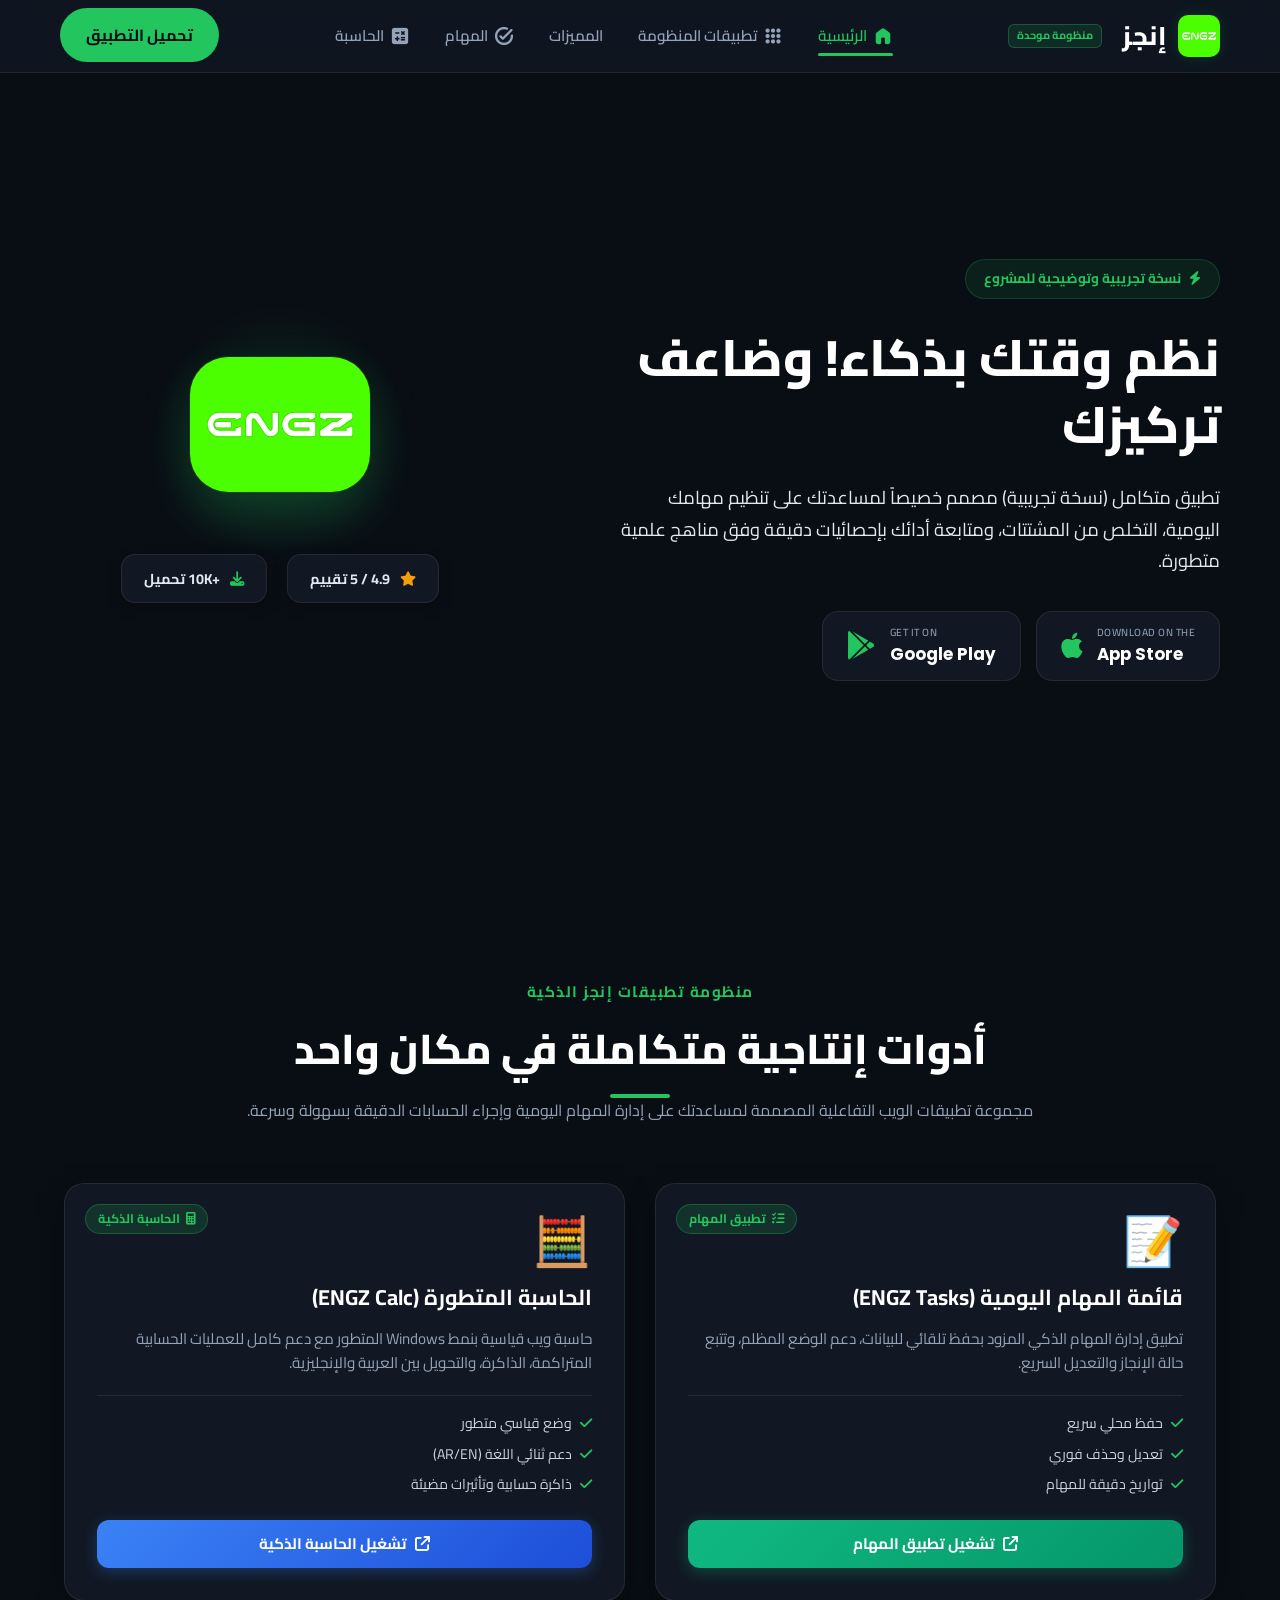
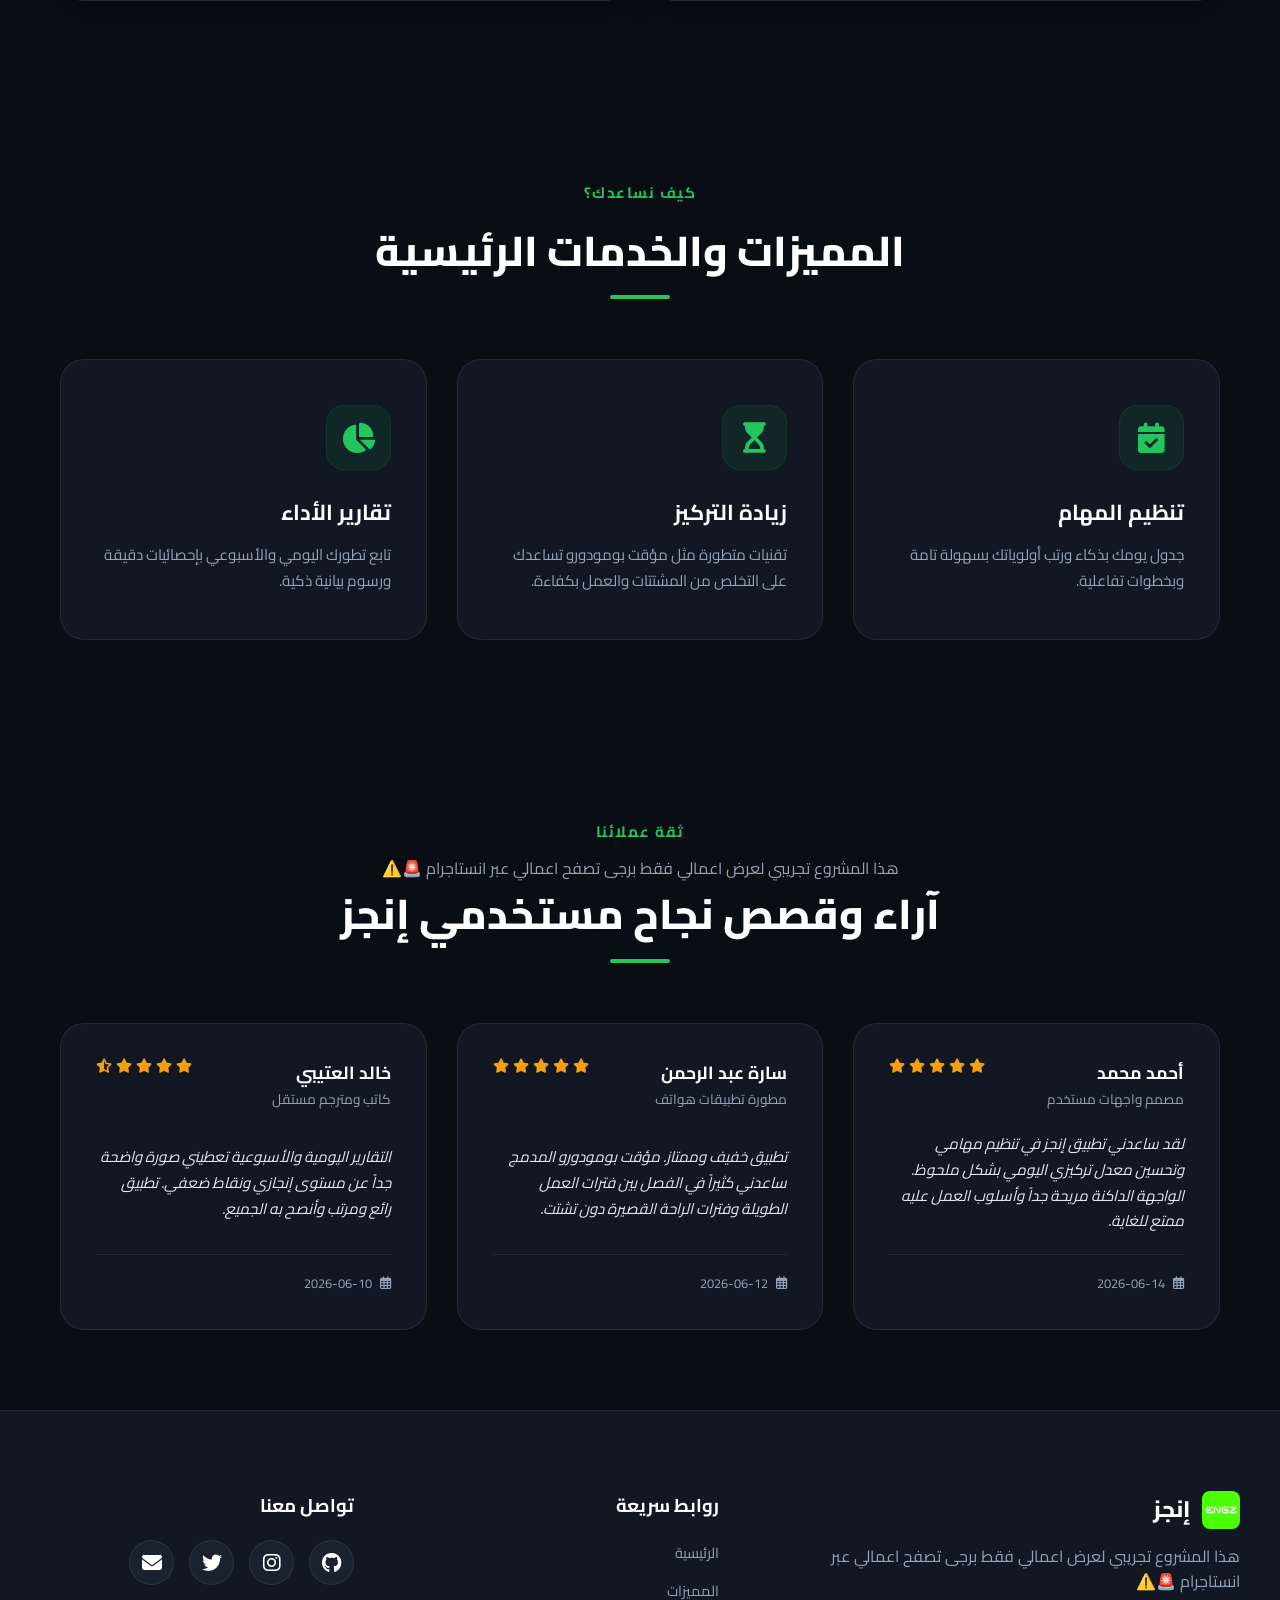
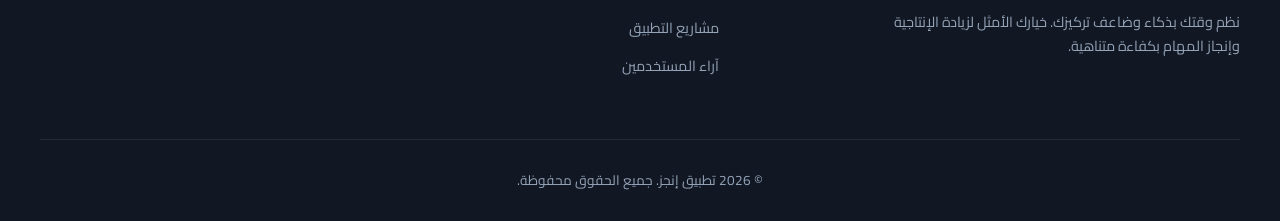
<file: index.html>
<!DOCTYPE html>
<html lang="ar" dir="rtl">

<head>
    <meta charset="UTF-8">
    <meta name="viewport" content="width=device-width, initial-scale=1.0">
    <title>تطبيق إنجز (ENGZ) - نظم وقتك بذكاء وضاعف تركيزك</title>

    <!-- SEO Meta Tags -->
    <meta name="description"
        content="تطبيق إنجز (ENGZ) هو الأداة المثالية لتنظيم مهامك اليومية، زيادة تركيزك والتخلص من المشتتات بأساليب علمية حديثة. متوفر الآن للهواتف الذكية.">
    <meta name="keywords" content="تنظيم الوقت, زيادة التركيز, إنتاجية, بومودورو, إدارة المهام, تطبيق إنجز, portfolio">
    <meta name="author" content="ENGZ Team">
    <meta name="google-site-verification" content="boPl-ZgmIbMQPQSdK23AOmAKdVpXt9VeDDMsTyRbxnU" />
    <meta property="og:title" content="تطبيق إنجز - نظم وقتك بذكاء" />
    <meta property="og:description" content="تطبيق متكامل لمساعدتك على تنظيم المهام وزيادة التركيز وتقارير الأداء." />
    <meta property="og:image" content="https://engz-app.vercel.app/logo.png" />
    <!-- الأيقونة التي تظهر في المتصفح وجوجل -->
    <link rel="icon" href="/logo (مخصص).png" type="image/png" sizes="any" />

    <!-- أيقونة أجهزة أبل (iOS) -->
    <link rel="apple-touch-icon" href="/logo (مخصص).png" />


    <!-- Google Fonts: Cairo (Arabic) & Poppins (English) -->
    <link rel="preconnect" href="https://fonts.googleapis.com">
    <link rel="preconnect" href="https://fonts.gstatic.com" crossorigin>
    <link
        href="https://fonts.googleapis.com/css2?family=Cairo:wght@300;400;600;700;800&family=Poppins:wght@300;400;500;600;700&display=swap"
        rel="stylesheet">

    <!-- Font Awesome Icons CDN -->
    <link rel="stylesheet" href="https://cdnjs.cloudflare.com/ajax/libs/font-awesome/6.4.0/css/all.min.css"
        integrity="sha512-iecdLmaskl7CVkqkXNQ/ZH/XLlvWZOJyj7Yy7tcenmpD1ypASozpmT/E0iPtmFIB46ZmdtAc9eNBvH0H/ZpiBw=="
        crossorigin="anonymous" referrerpolicy="no-referrer" />

    <!-- Google Material Symbols Rounded -->
    <link rel="stylesheet"
        href="https://fonts.googleapis.com/css2?family=Material+Symbols+Rounded:opsz,wght,FILL,GRAD@24,500,0..1,-50..200" />

    <!-- Local Stylesheet -->
    <link rel="stylesheet" href="index.css">
    <script type="application/ld+json">
    {
        "@context": "https://schema.org",
        "@type": "WebSite",
        "name": "ENGZ",
        "alternateName": "إنجز",
        "url": "https://engz-app.vercel.app/"
    }
</script>
</head>

<body>
    <!-- Header / Responsive Glassmorphic Navbar -->
    <header class="navbar">
        <div class="nav-container">
            <div class="nav-brand">
                <img src="logo.png" alt="شعار إنجز" class="nav-logo">
                <span class="nav-title">إنجز</span>
                <span class="demo-badge">منظومة موحدة</span>
            </div>
            <nav class="nav-menu" id="navMenu">
                <a href="#hero" class="nav-link active"><span class="material-symbols-rounded">home</span>الرئيسية</a>
                <a href="#ecosystem" class="nav-link"><span class="material-symbols-rounded">apps</span>تطبيقات
                    المنظومة</a>
                <a href="#features" class="nav-link">المميزات</a>
                <a href="https://engz-to-do-list.vercel.app/" class="nav-link" target="_blank"><span
                        class="material-symbols-rounded">task_alt</span>المهام</a>
                <a href="https://engz-calc.vercel.app/" class="nav-link" target="_blank"><span
                        class="material-symbols-rounded">calculate</span>الحاسبة</a>
            </nav>
            <div class="nav-cta">
                <a href="#hero" class="cta-btn" id="navbarCtaBtn">تحميل التطبيق</a>
            </div>
            <!-- Mobile Menu Toggle Button -->
            <button class="nav-toggle" id="navToggle" aria-label="فتح قائمة التنقل">
                <span class="material-symbols-rounded">
                    menu
                </span>
            </button>
        </div>
    </header>

    <main>
        <!-- Hero Section -->
        <section id="hero" class="hero-section">
            <div class="hero-container">
                <div class="hero-content">
                    <span class="hero-badge"><i class="fa-solid fa-bolt"></i> نسخة تجريبية وتوضيحية للمشروع</span>
                    <h1>نظم وقتك بذكاء! وضاعف تركيزك</h1>
                    <p class="promo-text">
                        تطبيق متكامل (نسخة تجريبية) مصمم خصيصاً لمساعدتك على تنظيم مهامك اليومية، التخلص من المشتتات،
                        ومتابعة أدائك بإحصائيات دقيقة وفق مناهج علمية متطورة.
                    </p>

                    <!-- Store Badges Container -->
                    <div class="download-buttons" id="download-section">
                        <!-- App Store Badge -->
                        <a href="https://apps.apple.com/us/app/ezgz/id6764602952" class="store-btn" id="appStoreBtn"
                            target="_blank" rel="noopener noreferrer">
                            <i class="fa-brands fa-apple btn-icon-fa"></i>
                            <div class="btn-text">
                                <span class="btn-desc">Download on the</span>
                                <span class="btn-title">App Store</span>
                            </div>
                        </a>

                        <!-- Google Play Badge -->
                        <a href="https://play.google.com/store/apps/details?id=com.engz.ezgz&pli=1" class="store-btn"
                            id="googlePlayBtn" target="_blank" rel="noopener noreferrer">
                            <i class="fa-brands fa-google-play btn-icon-fa"></i>
                            <div class="btn-text">
                                <span class="btn-desc">GET IT ON</span>
                                <span class="btn-title">Google Play</span>
                            </div>
                        </a>
                    </div>
                </div>

                <!-- Hero Graphic Showcase -->
                <div class="hero-graphic">
                    <div class="logo-wrapper">
                        <img src="logo.png" alt="شعار تطبيق إنجز الكبير" class="app-logo">
                    </div>
                    <div class="hero-stats">
                        <div class="stat-badge">
                            <i class="fas fa-star text-gold"></i>
                            <span>4.9 / 5 تقييم</span>
                        </div>
                        <div class="stat-badge">
                            <i class="fas fa-download text-primary"></i>
                            <span>+10K تحميل</span>
                        </div>
                    </div>
                </div>
            </div>
        </section>

        <!-- Ecosystem Web Apps Showcase Section -->
        <section id="ecosystem" class="ecosystem-section">
            <div class="section-header">
                <span class="section-subtitle">منظومة تطبيقات إنجز الذكية</span>
                <h2 class="section-title">أدوات إنتاجية متكاملة في مكان واحد</h2>
                <p class="section-desc">مجموعة تطبيقات الويب التفاعلية المصممة لمساعدتك على إدارة المهام اليومية وإجراء
                    الحسابات الدقيقة بسهولة وسرعة.</p>
            </div>

            <div class="ecosystem-cards-grid">
                <!-- App 1: To Do List -->
                <div class="eco-app-card">
                    <div class="eco-app-badge"><i class="fa-solid fa-list-check"></i> تطبيق المهام</div>
                    <div class="eco-app-icon">📝</div>
                    <h3>قائمة المهام اليومية (ENGZ Tasks)</h3>
                    <p>تطبيق إدارة المهام الذكي المزود بحفظ تلقائي للبيانات، دعم الوضع المظلم، وتتبع حالة الإنجاز
                        والتعديل السريع.</p>
                    <div class="eco-app-features">
                        <span><i class="fa-solid fa-check text-primary"></i> حفظ محلي سريع</span>
                        <span><i class="fa-solid fa-check text-primary"></i> تعديل وحذف فوري</span>
                        <span><i class="fa-solid fa-check text-primary"></i> تواريخ دقيقة للمهام</span>
                    </div>
                    <div class="eco-app-actions">
                        <a href="https://engz-to-do-list.vercel.app/" class="eco-btn btn-primary-eco" target="_blank"><i
                                class="fa-solid fa-arrow-up-right-from-square"></i> تشغيل تطبيق المهام</a>
                    </div>
                </div>

                <!-- App 2: Calculator -->
                <div class="eco-app-card">
                    <div class="eco-app-badge"><i class="fa-solid fa-calculator"></i> الحاسبة الذكية</div>
                    <div class="eco-app-icon">🧮</div>
                    <h3>الحاسبة المتطورة (ENGZ Calc)</h3>
                    <p>حاسبة ويب قياسية بنمط Windows المتطور مع دعم كامل للعمليات الحسابية المتراكمة، الذاكرة، والتحويل
                        بين العربية والإنجليزية.</p>
                    <div class="eco-app-features">
                        <span><i class="fa-solid fa-check text-primary"></i> وضع قياسي متطور</span>
                        <span><i class="fa-solid fa-check text-primary"></i> دعم ثنائي اللغة (AR/EN)</span>
                        <span><i class="fa-solid fa-check text-primary"></i> ذاكرة حسابية وتأثيرات مضيئة</span>
                    </div>
                    <div class="eco-app-actions">
                        <a href="https://engz-calc.vercel.app/" class="eco-btn btn-secondary-eco" target="_blank"><i
                                class="fa-solid fa-arrow-up-right-from-square"></i> تشغيل الحاسبة الذكية</a>
                    </div>
                </div>
            </div>
        </section>

        <!-- Services / Features Section -->
        <section id="features" class="features-section">
            <div class="section-header">
                <span class="section-subtitle">كيف نساعدك؟</span>
                <h2 class="section-title">المميزات والخدمات الرئيسية</h2>
            </div>

            <div class="features-grid">
                <!-- Card 1 -->
                <div class="feature-card">
                    <div class="feature-icon-wrapper">
                        <i class="fa-solid fa-calendar-check"></i>
                    </div>
                    <h3>تنظيم المهام</h3>
                    <p>جدول يومك بذكاء ورتب أولوياتك بسهولة تامة وبخطوات تفاعلية.</p>
                </div>
                <!-- Card 2 -->
                <div class="feature-card">
                    <div class="feature-icon-wrapper">
                        <i class="fa-solid fa-hourglass-start"></i>
                    </div>
                    <h3>زيادة التركيز</h3>
                    <p>تقنيات متطورة مثل مؤقت بومودورو تساعدك على التخلص من المشتتات والعمل بكفاءة.</p>
                </div>
                <!-- Card 3 -->
                <div class="feature-card">
                    <div class="feature-icon-wrapper">
                        <i class="fa-solid fa-chart-pie"></i>
                    </div>
                    <h3>تقارير الأداء</h3>
                    <p>تابع تطورك اليومي والأسبوعي بإحصائيات دقيقة ورسوم بيانية ذكية.</p>
                </div>
            </div>
        </section>

        <!-- Projects Showcase Section -->
        <!-- <section id="projects" class="projects-section">
            <div class="section-header">
                <span class="section-subtitle">معرض العمل والواجهات</span>
                <h2 class="section-title">وحدات ومشاريع التطبيق الفرعية</h2>
            </div> -->

            <div class="projects-grid">
                <!-- Project 1 -->
                <!-- <div class="project-card">
                    <div class="project-preview">
                        <i class="fa-solid fa-list-check project-icon-lg"></i>
                        <span class="project-badge">قاعدة البيانات</span>
                    </div>
                    <div class="project-details">
                        <h3>لوحة تخطيط المهام والجدولة</h3>
                        <p>نظام ذكي لجدولة المهام اليومية مع إمكانية الترتيب حسب الأولويات وتنبيهات مخصصة.</p>
                        <div class="project-tags">
                            <span class="tag">SwiftUI</span>
                            <span class="tag">Kotlin</span>
                            <span class="tag">RoomDB</span>
                        </div>
                    </div>
                </div> -->

                <!-- Project 2 -->
                <!-- <div class="project-card">
                    <div class="project-preview">
                        <i class="fa-solid fa-stopwatch project-icon-lg"></i>
                        <span class="project-badge">أدوات التركيز</span>
                    </div>
                    <div class="project-details">
                        <h3>مؤقت التركيز الذكي (Pomodoro)</h3>
                        <p>مؤقت عمل تفاعلي مدمج بوضع الحظر للمشتتات مع إحصائيات فورية لجلسات التركيز.</p>
                        <div class="project-tags">
                            <span class="tag">Jetpack Compose</span>
                            <span class="tag">CoreData</span>
                            <span class="tag">AudioEngine</span>
                        </div>
                    </div>
                </div> -->

                <!-- Project 3 -->
                <!-- <div class="project-card">
                    <div class="project-preview">
                        <i class="fa-solid fa-chart-line project-icon-lg"></i>
                        <span class="project-badge">الإحصائيات</span>
                    </div>
                    <div class="project-details">
                        <h3>نظام تقارير الأداء الأسبوعي</h3>
                        <p>تحليلات رسومية تفاعلية توضح ساعات العمل ونسب إنجاز الأهداف مع نصائح ذكية للتحسين.</p>
                        <div class="project-tags">
                            <span class="tag">Charts API</span>
                            <span class="tag">Firebase</span>
                            <span class="tag">AI Analytics</span>
                        </div>
                    </div>
                </div>-->

            </div>
        </section> 

        <!-- Customer Reviews Section -->
        <section id="reviews" class="reviews-section">
            <div class="section-header">
                <span class="section-subtitle">ثقة عملائنا</span>
                <p>هذا المشروع تجريبي لعرض اعمالي فقط برجى تصفح اعمالي عبر انستاجرام 🚨⚠️</p>
                <h2 class="section-title">آراء وقصص نجاح مستخدمي إنجز</h2>
            </div>

            <div class="reviews-grid">
                <!-- Review 1 -->
                <div class="review-card">
                    <div class="review-card-header">
                        <div class="user-meta">
                            <span class="user-name">أحمد محمد</span>
                            <span class="user-role">مصمم واجهات مستخدم</span>
                        </div>
                        <div class="stars">
                            <i class="fas fa-star"></i>
                            <i class="fas fa-star"></i>
                            <i class="fas fa-star"></i>
                            <i class="fas fa-star"></i>
                            <i class="fas fa-star"></i>
                        </div>
                    </div>
                    <p class="review-body">
                        لقد ساعدني تطبيق إنجز في تنظيم مهامي وتحسين معدل تركيزي اليومي بشكل ملحوظ. الواجهة الداكنة مريحة
                        جداً وأسلوب العمل عليه ممتع للغاية.
                    </p>
                    <div class="review-date-footer">
                        <i class="fa-regular fa-calendar-days"></i>
                        <span>2026-06-14</span>
                    </div>
                </div>

                <!-- Review 2 -->
                <div class="review-card">
                    <div class="review-card-header">
                        <div class="user-meta">
                            <span class="user-name">سارة عبد الرحمن</span>
                            <span class="user-role">مطورة تطبيقات هواتف</span>
                        </div>
                        <div class="stars">
                            <i class="fas fa-star"></i>
                            <i class="fas fa-star"></i>
                            <i class="fas fa-star"></i>
                            <i class="fas fa-star"></i>
                            <i class="fas fa-star"></i>
                        </div>
                    </div>
                    <p class="review-body">
                        تطبيق خفيف وممتاز. مؤقت بومودورو المدمج ساعدني كثيراً في الفصل بين فترات العمل الطويلة وفترات
                        الراحة القصيرة دون تشتت.
                    </p>
                    <div class="review-date-footer">
                        <i class="fa-regular fa-calendar-days"></i>
                        <span>2026-06-12</span>
                    </div>
                </div>

                <!-- Review 3 -->
                <div class="review-card">
                    <div class="review-card-header">
                        <div class="user-meta">
                            <span class="user-name">خالد العتيبي</span>
                            <span class="user-role">كاتب ومترجم مستقل</span>
                        </div>
                        <div class="stars">
                            <i class="fas fa-star"></i>
                            <i class="fas fa-star"></i>
                            <i class="fas fa-star"></i>
                            <i class="fas fa-star"></i>
                            <i class="fas fa-star-half-stroke"></i>
                        </div>
                    </div>
                    <p class="review-body">
                        التقارير اليومية والأسبوعية تعطيني صورة واضحة جداً عن مستوى إنجازي ونقاط ضعفي. تطبيق رائع ومرتب
                        وأنصح به الجميع.
                    </p>
                    <div class="review-date-footer">
                        <i class="fa-regular fa-calendar-days"></i>
                        <span>2026-06-10</span>
                    </div>
                </div>
            </div>
        </section>
    </main>

    <!-- Footer -->
    <footer class="main-footer">
        <div class="footer-container">
            <div class="footer-brand">
                <div class="footer-logo-wrapper">
                    <img src="logo.png" alt="شعار إنجز" class="footer-logo">
                    <span class="footer-title">إنجز</span>
                </div>
                <p>هذا المشروع تجريبي لعرض اعمالي فقط برجى تصفح اعمالي عبر انستاجرام 🚨⚠️</p>
                <p class="footer-desc">نظم وقتك بذكاء وضاعف تركيزك. خيارك الأمثل لزيادة الإنتاجية وإنجاز المهام بكفاءة
                    متناهية.</p>
            </div>

            <div class="footer-links">
                <h3>روابط سريعة</h3>
                <ul>
                    <li><a href="#hero">الرئيسية</a></li>
                    <li><a href="#features">المميزات</a></li>
                    <li><a href="#projects">مشاريع التطبيق</a></li>
                    <li><a href="#reviews">آراء المستخدمين</a></li>
                </ul>
            </div>

            <div class="footer-social">
                <h3>تواصل معنا</h3>
                <div class="social-links">
                    <a href="https://github.com/Omar-a1" target="_blank" rel="noopener noreferrer c"
                        aria-label="GitHub"><i class="fa-brands fa-github"></i></a>
                    <a href="https://www.instagram.com/3oomar_abdallah/" target="_blank" rel="noopener noreferrer"
                        aria-label="instagram"><i class="fa-brands fa-instagram"></i></a>
                    <a href="http://x.com/Omarabdall43573" target="_blank" rel="noopener noreferrer"
                        aria-label="Twitter"><i class="fa-brands fa-twitter"></i></a>
                    <a href="mailto:omarabdallahx171@gmail.com" aria-label="البريد الإلكتروني"><i
                            class="fa-solid fa-envelope"></i></a>
                </div>
            </div>
        </div>
        <div class="footer-copyright">
            <p>&copy; 2026 تطبيق إنجز. جميع الحقوق محفوظة.</p>
        </div>
    </footer>

    <!-- Interactive JS for Mobile Navbar Toggle -->
    <script>
        const navToggle = document.getElementById('navToggle');
        const navMenu = document.getElementById('navMenu');
        const navLinks = document.querySelectorAll('.nav-link');

        // Toggle Mobile Menu
        navToggle.addEventListener('click', () => {
            navMenu.classList.toggle('active');
            const icon = navToggle.querySelector('i');
            if (navMenu.classList.contains('active')) {
                icon.className = 'fas fa-times';
            } else {
                icon.className = 'fas fa-bars';
            }
        });

        // Close Menu when clicking any link
        navLinks.forEach(link => {
            link.addEventListener('click', () => {
                navMenu.classList.remove('active');
                navToggle.querySelector('i').className = 'fas fa-bars';

                // Set active link visually
                navLinks.forEach(l => l.classList.remove('active'));
                link.classList.add('active');
            });
        });

        // Intersection Observer to highlight active section in Navbar while scrolling
        const sections = document.querySelectorAll('section');
        const navObserverOptions = {
            root: null,
            threshold: 0.3,
            rootMargin: "0px"
        };

        const navObserver = new IntersectionObserver((entries) => {
            entries.forEach(entry => {
                if (entry.isIntersecting) {
                    const id = entry.target.getAttribute('id');
                    navLinks.forEach(link => {
                        if (link.getAttribute('href') === `#${id}`) {
                            link.classList.add('active');
                        } else {
                            link.classList.remove('active');
                        }
                    });
                }
            });
        }, navObserverOptions);

        sections.forEach(section => {
            navObserver.observe(section);
        });
    </script>
</body>

</html>
</file>
<file: index.css>
/*
 * ==========================================
 * التطبيق: إنجز (ENGZ App) Landing Page
 * النوع: مظهر داكن متجاوب واحترافي (Premium Dark Theme)
 * الخطوط المستخدمة: Cairo (للعربية) و Poppins (للإنجليزية)
 * ==========================================
 */

:root {
    /* لوحة الألوان الأساسية للمظهر الداكن (Dark Palette) */
    --bg-dark: #090e14;              /* لون الخلفية الأساسي العميق */
    --bg-dark-soft: #111823;         /* لون خلفية الأقسام والبطاقات */
    --bg-dark-card: #192330;         /* لون خلفية العناصر الفرعية والأزرار عند التمرير */
    --bg-glass: rgba(17, 24, 35, 0.8);/* زجاجي شفاف مع تأثير الضباب */
    
    /* ألوان التمييز والتأثيرات (Accent & Glows) */
    --primary-accent: #22c55e;       /* اللون الأخضر الحيوي المميز للإنتاجية */
    --primary-glow: rgba(34, 197, 94, 0.15);
    --primary-hover: #4ade80;        /* درجة أفتح من الأخضر للتأثير التفاعلي */
    
    /* ألوان النصوص والتباين */
    --text-white: #ffffff;           /* العناوين والفقرات الرئيسية */
    --text-gray-light: #e2e8f0;      /* العناوين الفرعية والمقروءة بوضوح */
    --text-muted: #94a3b8;           /* النصوص المساعدة والوصف والروابط العامة */
    
    /* الحواف والحدود */
    --border-color: rgba(255, 255, 255, 0.08);
    --border-glow: rgba(34, 197, 94, 0.25);
    
    /* الخطوط المستوردة */
    --font-arabic: 'Cairo', 'Rubik', sans-serif;
    --font-english: 'Poppins', sans-serif;
    
    /* التوقيتات والانتقالات - محسّنة لأعلى أداء فريمات */
    --transition-smooth: transform 0.3s cubic-bezier(0.4, 0, 0.2, 1), box-shadow 0.3s cubic-bezier(0.4, 0, 0.2, 1), border-color 0.3s cubic-bezier(0.4, 0, 0.2, 1), background-color 0.3s cubic-bezier(0.4, 0, 0.2, 1);
}

/* ==========================================
 * 1. تهيئة الصفحة والخصائص العامة (Reset & Globals)
 * ==========================================
 */
* {
    box-sizing: border-box;
    margin: 0;
    padding: 0;
    scroll-behavior: smooth;
}

body {
    background-color: var(--bg-dark);
    color: var(--text-muted);
    font-family: var(--font-arabic);
    line-height: 1.6;
    overflow-x: hidden;
    
}

/* Material Symbols Rounded Styling */
.material-symbols-rounded {
    font-variation-settings:
        'FILL' 1,
        'wght' 500,
        'GRAD' 200,
        'opsz' 24;
    font-size: 20px; /* adjusted for nav menu height */
}

/* تحسين شريط التمرير الجانبي (Scrollbar) */
::-webkit-scrollbar {
    width: 10px;
}
::-webkit-scrollbar-track {
    background: var(--bg-dark);
}
::-webkit-scrollbar-thumb {
    background: var(--bg-dark-card);
    border-radius: 10px;
    border: 2px solid var(--bg-dark);
}
::-webkit-scrollbar-thumb:hover {
    background: var(--primary-accent);
}

/* تنسيق الأقسام العام لتتنفس */
section {
    padding: 100px 20px 80px 20px;
    max-width: 1200px;
    margin: 0 auto;
    width: 100%;
}

/* ==========================================
 * 2. شريط التنقل العلوي الزجاجي (Navbar)
 * ==========================================
 */
.navbar {
    position: fixed;
    top: 0;
    left: 0;
    right: 0;
    z-index: 1000;
    background-color: var(--bg-glass);
    backdrop-filter: blur(16px);
    -webkit-backdrop-filter: blur(16px);
    border-bottom: 1px solid var(--border-color);
    transition: var(--transition-smooth);
    transform: translateZ(0);
}

.nav-container {
    display: flex;
    justify-content: space-between;
    align-items: center;
    max-width: 1200px;
    margin: 0 auto;
    padding: 15px 20px;
}

.nav-brand {
    display: flex;
    align-items: center;
    gap: 12px;
}

.nav-logo {
    width: 42px;
    height: 42px;
    border-radius: 10px;
    box-shadow: 0 0 15px var(--primary-glow);
}

.nav-title {
    font-size: 1.6rem;
    font-weight: 800;
    color: var(--text-white);
    letter-spacing: 0.5px;
}

.nav-menu {
    display: flex;
    gap: 35px;
}

.nav-link {
    color: var(--text-muted);
    text-decoration: none;
    font-size: 0.95rem;
    font-weight: 600;
    transition: var(--transition-smooth);
    position: relative;
    padding: 8px 0;
    display: inline-flex;
    align-items: center;
    gap: 6px;
}

.nav-link:hover, 
.nav-link.active {
    color: var(--primary-accent);
}

/* مؤشر خطي تحت الروابط النشطة */
.nav-link::after {
    content: '';
    position: absolute;
    bottom: 0;
    left: 0;
    width: 0;
    height: 3px;
    background-color: var(--primary-accent);
    border-radius: 20px;
    transition: var(--transition-smooth);
}

.nav-link:hover::after, 
.nav-link.active::after {
    width: 100%;
}

.nav-cta .cta-btn {
    background-color: var(--primary-accent);
    color: var(--bg-dark);
    text-decoration: none;
    font-weight: 700;
    padding: 10px 24px;
    border-radius: 50px;
    border: 2px solid transparent;
    transition: var(--transition-smooth);
}

.nav-cta .cta-btn:hover {
    background-color: transparent;
    color: var(--primary-accent);
    border-color: var(--primary-accent);
    box-shadow: 0 0 20px var(--primary-glow);
}

.nav-toggle {
    display: none;
    background: none;
    border: none;
    color: var(--text-white);
    font-size: 1.6rem;
    cursor: pointer;
    transition: var(--transition-smooth);
}

/* ==========================================
 * 3. القسم الرئيسي (Hero Section)
 * ==========================================
 */
.hero-section {
    min-height: 100vh;
    display: flex;
    align-items: center;
    justify-content: center;
    padding-top: 120px;
}

.hero-container {
    display: grid;
    grid-template-columns: 1.2fr 0.8fr;
    gap: 60px;
    align-items: center;
    width: 100%;
}

.hero-content {
    display: flex;
    flex-direction: column;
    align-items: flex-start;
    gap: 25px;
    text-align: right;
}

.hero-badge {
    background-color: rgba(34, 197, 94, 0.1);
    color: var(--primary-accent);
    padding: 8px 18px;
    border-radius: 50px;
    font-size: 0.85rem;
    font-weight: 700;
    border: 1px solid rgba(34, 197, 94, 0.2);
    display: inline-flex;
    align-items: center;
    gap: 8px;
}

.hero-content h1 {
    font-size: clamp(2rem, 4.5vw, 3.2rem);
    color: var(--text-white);
    line-height: 1.3;
    font-weight: 800;
}

.promo-text {
    font-size: 1.15rem;
    color: var(--text-gray-light);
    max-width: 600px;
    line-height: 1.7;
}

.download-buttons {
    display: flex;
    gap: 15px;
    flex-wrap: wrap;
    margin-top: 10px;
}

/* تصميم أزرار المتاجر الحديثة */
.store-btn {
    display: flex;
    align-items: center;
    gap: 14px;
    background-color: var(--bg-dark-soft);
    color: var(--text-white);
    text-decoration: none;
    padding: 12px 24px;
    border-radius: 16px;
    border: 1px solid var(--border-color);
    min-width: 180px;
    transition: var(--transition-smooth);
    direction: ltr; /* اتجاه الكتابة بالإنجليزية للمتاجر */
    text-align: left;
}

.store-btn:hover {
    background-color: var(--bg-dark-card);
    border-color: var(--primary-accent);
    transform: translateY(-4px);
    box-shadow: 0 12px 24px rgba(34, 197, 94, 0.18);
}

.btn-icon-fa {
    font-size: 1.8rem;
    color: var(--primary-accent);
}

.btn-text {
    display: flex;
    flex-direction: column;
    align-items: flex-start;
}

.btn-desc {
    font-size: 0.65rem;
    text-transform: uppercase;
    color: var(--text-muted);
    font-weight: 500;
    letter-spacing: 0.5px;
}

.btn-title {
    font-size: 1.05rem;
    font-weight: 700;
    font-family: var(--font-english);
}

/* الرسوميات الجانبية في الـ Hero */
.hero-graphic {
    display: flex;
    flex-direction: column;
    align-items: center;
    gap: 35px;
}

.logo-wrapper {
    position: relative;
    padding: 20px;
}

/* توهج خلفي دائري للشعار */
.logo-wrapper::before {
    content: '';
    position: absolute;
    top: 50%;
    left: 50%;
    transform: translate(-50%, -50%);
    width: 250px;
    height: 250px;
    background: radial-gradient(circle, var(--primary-glow) 0%, transparent 70%);
    z-index: -1;
}

.app-logo {
    width: 180px;
    height: auto;
    border-radius: 38px;
    box-shadow: 0 25px 50px rgba(34, 197, 94, 0.22), 0 0 0 1px var(--border-color);
    transition: var(--transition-smooth);
}

.app-logo:hover {
    transform: translateY(-8px) scale(1.05);
    box-shadow: 0 30px 60px rgba(34, 197, 94, 0.35), 0 0 15px var(--border-glow);
}

.hero-stats {
    display: flex;
    gap: 20px;
}

.stat-badge {
    background-color: var(--bg-dark-soft);
    border: 1px solid var(--border-color);
    padding: 12px 22px;
    border-radius: 14px;
    display: flex;
    align-items: center;
    gap: 10px;
    font-size: 0.9rem;
    font-weight: 700;
    color: var(--text-gray-light);
    box-shadow: 0 5px 15px rgba(0, 0, 0, 0.2);
}

.text-gold {
    color: #f59e0b;
}

.text-primary {
    color: var(--primary-accent);
}

/* ==========================================
 * 4. العناوين المشتركة للأقسام (Section Headers)
 * ==========================================
 */
.section-header {
    text-align: center;
    margin-bottom: 60px;
}

.section-subtitle {
    color: var(--primary-accent);
    font-size: 0.95rem;
    font-weight: 700;
    text-transform: uppercase;
    letter-spacing: 1.5px;
    display: block;
    margin-bottom: 12px;
}

.section-title {
    font-size: clamp(1.8rem, 3.5vw, 2.6rem);
    color: var(--text-white);
    font-weight: 800;
    position: relative;
    padding-bottom: 15px;
    display: inline-block;
}

.section-title::after {
    content: '';
    position: absolute;
    bottom: 0;
    left: 50%;
    transform: translateX(-50%);
    width: 60px;
    height: 4px;
    background-color: var(--primary-accent);
    border-radius: 20px;
}

/* ==========================================
 * 5. قسم المميزات والخدمات (Features Grid)
 * ==========================================
 */
.features-grid {
    display: grid;
    grid-template-columns: repeat(auto-fit, minmax(300px, 1fr));
    gap: 30px;
}

.feature-card {
    background-color: var(--bg-dark-soft);
    border: 1px solid var(--border-color);
    padding: 45px 35px;
    border-radius: 24px;
    transition: var(--transition-smooth);
    display: flex;
    flex-direction: column;
    align-items: flex-start;
    text-align: right;
    position: relative;
    overflow: hidden;
    transform: translateZ(0);
}

/* تدرج علوي للحدود عند التمرير */
.feature-card::before {
    content: '';
    position: absolute;
    top: 0;
    right: 0;
    width: 100%;
    height: 4px;
    background: linear-gradient(90deg, transparent, var(--primary-accent), transparent);
    transform: scaleX(0);
    transition: var(--transition-smooth);
}

.feature-card:hover {
    transform: translateY(-8px);
    border-color: var(--border-glow);
    box-shadow: 0 18px 36px rgba(34, 197, 94, 0.08);
}

.feature-card:hover::before {
    transform: scaleX(1);
}

.feature-icon-wrapper {
    background-color: rgba(34, 197, 94, 0.08);
    color: var(--primary-accent);
    width: 65px;
    height: 65px;
    border-radius: 18px;
    display: flex;
    align-items: center;
    justify-content: center;
    font-size: 1.9rem;
    margin-bottom: 25px;
    transition: var(--transition-smooth);
    border: 1px solid rgba(34, 197, 94, 0.1);
}

.feature-card:hover .feature-icon-wrapper {
    background-color: var(--primary-accent);
    color: var(--bg-dark);
    transform: rotateY(360deg) ;
    box-shadow: 0 0 20px var(--primary-glow);
}

.feature-card h3 {
    color: var(--text-white);
    font-size: 1.35rem;
    font-weight: 700;
    margin-bottom: 12px;
}

.feature-card p {
    color: var(--text-muted);
    font-size: 0.95rem;
    line-height: 1.7;
}

/* ==========================================
 * 6. معرض مشاريع ووحدات التطبيق (Projects Showcase)
 * ==========================================
 */
.projects-grid {
    display: grid;
    grid-template-columns: repeat(auto-fit, minmax(320px, 1fr));
    gap: 30px;
}

.project-card {
    background-color: var(--bg-dark-soft);
    border: 1px solid var(--border-color);
    border-radius: 24px;
    overflow: hidden;
    transition: var(--transition-smooth);
    display: flex;
    flex-direction: column;
    transform: translateZ(0);
}

.project-card:hover {
    transform: translateY(-8px);
    border-color: var(--border-glow);
    box-shadow: 0 20px 40px rgba(34, 197, 94, 0.1);
}

.project-preview {
    background: linear-gradient(135deg, var(--bg-dark-card) 0%, var(--bg-dark) 100%);
    height: 200px;
    display: flex;
    align-items: center;
    justify-content: center;
    position: relative;
    border-bottom: 1px solid var(--border-color);
}

.project-icon-lg {
    font-size: 4.5rem;
    color: var(--primary-accent);
    opacity: 0.7;
    transition: var(--transition-smooth);
}

.project-card:hover .project-icon-lg {
    transform: scale(1.18);
    opacity: 1;
}

.project-badge {
    position: absolute;
    top: 15px;
    right: 15px;
    background-color: rgba(34, 197, 94, 0.15);
    color: var(--primary-accent);
    border: 1px solid rgba(34, 197, 94, 0.25);
    padding: 5px 14px;
    border-radius: 50px;
    font-size: 0.75rem;
    font-weight: 700;
}

.project-details {
    padding: 30px;
    display: flex;
    flex-direction: column;
    gap: 15px;
    text-align: right;
}

.project-details h3 {
    color: var(--text-white);
    font-size: 1.3rem;
    font-weight: 700;
}

.project-details p {
    color: var(--text-muted);
    font-size: 0.9rem;
    line-height: 1.65;
}

.project-tags {
    display: flex;
    gap: 8px;
    flex-wrap: wrap;
    margin-top: 5px;
}

.tag {
    background-color: var(--bg-dark-card);
    color: var(--text-gray-light);
    border: 1px solid var(--border-color);
    padding: 5px 12px;
    border-radius: 8px;
    font-size: 0.75rem;
    font-weight: 600;
    font-family: var(--font-english);
}

/* ==========================================
 * 7. قسم آراء المراجعات والتقييمات (Reviews Section)
 * ==========================================
 */
.reviews-grid {
    display: grid;
    grid-template-columns: repeat(auto-fit, minmax(320px, 1fr));
    gap: 30px;
}

.review-card {
    background-color: var(--bg-dark-soft);
    border: 1px solid var(--border-color);
    padding: 35px;
    border-radius: 24px;
    transition: var(--transition-smooth);
    display: flex;
    flex-direction: column;
    justify-content: space-between;
    gap: 20px;
    text-align: right;
    transform: translateZ(0);
}

.review-card:hover {
    transform: translateY(-5px);
    border-color: var(--border-glow);
    box-shadow: 0 12px 24px rgba(34, 197, 94, 0.06);
}

.review-card-header {
    display: flex;
    justify-content: space-between;
    align-items: flex-start;
}

.user-meta {
    display: flex;
    flex-direction: column;
    align-items: flex-start;
    text-align: right;
}

.user-name {
    color: var(--text-white);
    font-weight: 700;
    font-size: 1.1rem;
}

.user-role {
    color: var(--text-muted);
    font-size: 0.85rem;
    margin-top: 2px;
}

.stars {
    display: flex;
    gap: 4px;
    color: #f59e0b; /* لون النجوم الذهبي */
    font-size: 0.9rem;
}

.review-body {
    color: var(--text-gray-light);
    font-size: 0.95rem;
    line-height: 1.7;
    font-style: italic;
}

.review-date-footer {
    display: flex;
    align-items: center;
    gap: 8px;
    font-size: 0.8rem;
    color: var(--text-muted);
    border-top: 1px solid var(--border-color);
    padding-top: 18px;
}

/* ==========================================
 * 8. تذييل الصفحة المتكامل (Footer)
 * ==========================================
 */
.main-footer {
    background-color: var(--bg-dark-soft);
    border-top: 1px solid var(--border-color);
    padding: 80px 20px 30px 20px;
    width: 100%;
}

.footer-container {
    max-width: 1200px;
    margin: 0 auto;
    display: grid;
    grid-template-columns: 1.5fr 1fr 1fr;
    gap: 50px;
    margin-bottom: 60px;
}

.footer-brand {
    display: flex;
    flex-direction: column;
    gap: 15px;
    text-align: right;
}

.footer-logo-wrapper {
    display: flex;
    align-items: center;
    gap: 12px;
}

.footer-logo {
    width: 38px;
    height: 38px;
    border-radius: 8px;
}

.footer-title {
    font-size: 1.4rem;
    font-weight: 800;
    color: var(--text-white);
}

.footer-desc {
    font-size: 0.9rem;
    color: var(--text-muted);
    max-width: 380px;
    line-height: 1.7;
}

.footer-links, .footer-social {
    display: flex;
    flex-direction: column;
    gap: 20px;
    text-align: right;
}

.footer-links h3, .footer-social h3 {
    color: var(--text-white);
    font-size: 1.15rem;
    font-weight: 700;
}

.footer-links ul {
    list-style: none;
    display: flex;
    flex-direction: column;
    gap: 12px;
}

.footer-links a {
    color: var(--text-muted);
    text-decoration: none;
    transition: var(--transition-smooth);
    font-size: 0.9rem;
    display: inline-block;
}

.footer-links a:hover {
    color: var(--primary-accent);
    transform: translateX(-5px); /* إزاحة خفيفة لليسار تناسب اتجاه RTL */
}

.social-links {
    display: flex;
    gap: 15px;
}

.social-links a {
    background-color: var(--bg-dark-card);
    color: var(--text-white);
    width: 45px;
    height: 45px;
    border-radius: 50%;
    display: flex;
    align-items: center;
    justify-content: center;
    font-size: 1.25rem;
    transition: var(--transition-smooth);
    border: 1px solid var(--border-color);
    text-decoration: none;
}

.social-links a:hover {
    background-color: var(--primary-accent);
    color: var(--bg-dark);
    transform: translateY(-4px);
    box-shadow: 0 8px 20px var(--primary-glow);
}

.footer-copyright {
    max-width: 1200px;
    margin: 0 auto;
    border-top: 1px solid var(--border-color);
    padding-top: 30px;
    text-align: center;
    font-size: 0.85rem;
    color: var(--text-muted);
}

/* ==========================================
 * 9. قواعد التجاوب ومرونة التخطيط (Media Queries)
 * ==========================================
 */

/* للشاشات المتوسطة والأجهزة اللوحية (Tablets) */
@media (max-width: 992px) {
    section {
        padding: 80px 20px 60px 20px;
    }

    .hero-container {
        grid-template-columns: 1fr;
        text-align: center;
        gap: 50px;
    }

    .hero-content {
        align-items: center;
        text-align: center;
    }

    .promo-text {
        margin: 0 auto;
    }

    .download-buttons {
        justify-content: center;
    }

    .footer-container {
        grid-template-columns: 1fr 1fr;
        gap: 40px;
    }
    
    .footer-brand {
        grid-column: span 2;
        text-align: center;
        align-items: center;
    }
    
    .footer-logo-wrapper {
        justify-content: center;
    }
    
    .footer-desc {
        margin: 0 auto;
        max-width: 500px;
    }
}

/* للهواتف الذكية (Smartphones Portrait & Landscape) */
@media (max-width: 768px) {
    .navbar {
        padding: 8px 0;
    }

    .nav-toggle {
        display: block; /* إظهار زر الهمبرغر للهواتف */
    }

    .nav-menu {
        position: absolute;
        top: 100%;
        left: 0;
        right: 0;
        background-color: var(--bg-glass);
        backdrop-filter: blur(20px);
        -webkit-backdrop-filter: blur(20px);
        border-bottom: 1px solid var(--border-color);
        flex-direction: column;
        gap: 0;
        max-height: 0;
        overflow: hidden;
        transition: max-height 0.4s ease-in-out;
    }

    /* كلاس التفعيل عبر جافا سكربت */
    .nav-menu.active {
        max-height: 320px;
    }

    .nav-link {
        display: block;
        padding: 15px 25px;
        border-bottom: 1px solid rgba(255, 255, 255, 0.04);
        text-align: right;
    }

    .nav-link::after {
        display: none; /* إخفاء الخط السفلي على شاشات الموبايل */
    }

    .nav-cta {
        display: none; /* إخفاء الزر الجانبي على الجوال للاستفادة من أزرار الهيرو */
    }

    .footer-container {
        grid-template-columns: 1fr;
        text-align: center;
        gap: 35px;
    }

    .footer-brand, .footer-links, .footer-social {
        text-align: center;
        align-items: center;
    }

    .footer-brand {
        grid-column: span 1;
    }

    .footer-links ul {
        align-items: center;
    }

    .social-links {
        justify-content: center;
    }
}

/* للهواتف الصغيرة جداً (Small Screen Devices) */
@media (max-width: 480px) {
    section {
        padding: 60px 16px 40px 16px;
    }

    .hero-content h1 {
        font-size: 1.85rem;
    }

    .promo-text {
        font-size: 1rem;
    }

    .store-btn {
        width: 100%;
        justify-content: center;
    }

    .app-logo {
        width: 140px;
    }
    
    .logo-wrapper::before {
        width: 180px;
        height: 180px;
    }

    .hero-stats {
        flex-direction: column;
        gap: 12px;
        width: 100%;
        align-items: center;
    }

    .stat-badge {
        width: 100%;
        max-width: 260px;
        justify-content: center;
    }

    .feature-card, 
    .project-card, 
    .review-card {
        padding: 30px 20px;
    }
}

/* Demo Version Indicators */
.demo-badge {
    background: rgba(34, 197, 94, 0.12);
    color: var(--primary-accent);
    border: 1px solid rgba(34, 197, 94, 0.3);
    font-size: 0.68rem;
    font-weight: 700;
    padding: 2px 8px;
    border-radius: 6px;
    margin-right: 8px;
    display: inline-block;
    vertical-align: middle;
}

/* Global Corporate Ecosystem Top Bar */
.global-ecosystem-bar {
    background: linear-gradient(90deg, #0f172a 0%, #1e1b4b 50%, #064e3b 100%);
    border-bottom: 1px solid rgba(255, 255, 255, 0.1);
    padding: 8px 24px;
    font-size: 0.85rem;
    position: relative;
    z-index: 1001;
}

.ecosystem-container {
    max-width: 1200px;
    margin: 0 auto;
    display: flex;
    justify-content: space-between;
    align-items: center;
    flex-wrap: wrap;
    gap: 10px;
}

.ecosystem-brand {
    display: flex;
    align-items: center;
    gap: 10px;
}

.eco-badge {
    background: linear-gradient(135deg, #3b82f6, #10b981);
    color: #fff;
    font-weight: 700;
    font-size: 0.72rem;
    padding: 3px 9px;
    border-radius: 12px;
    letter-spacing: 0.5px;
    box-shadow: 0 2px 8px rgba(16, 185, 129, 0.3);
}

.eco-title {
    color: #e2e8f0;
    font-weight: 600;
}

.ecosystem-links {
    display: flex;
    align-items: center;
    gap: 15px;
}

.eco-link {
    color: #94a3b8;
    text-decoration: none;
    font-weight: 500;
    display: flex;
    align-items: center;
    gap: 6px;
    padding: 4px 10px;
    border-radius: 8px;
    transition: var(--transition-smooth);
}

.eco-link:hover, .eco-link.active {
    color: #ffffff;
    background: rgba(255, 255, 255, 0.12);
}

/* Ecosystem Apps Showcase Section */
.ecosystem-section {
    padding: 80px 24px;
    max-width: 1200px;
    margin: 0 auto;
}

.ecosystem-cards-grid {
    display: grid;
    grid-template-columns: repeat(auto-fit, minmax(320px, 1fr));
    gap: 30px;
    margin-top: 40px;
}

.eco-app-card {
    background: var(--bg-dark-soft);
    border: 1px solid var(--border-color);
    border-radius: 20px;
    padding: 32px;
    position: relative;
    transition: var(--transition-smooth);
    display: flex;
    flex-direction: column;
    box-shadow: 0 10px 30px rgba(0, 0, 0, 0.3);
    transform: translateZ(0);
    will-change: transform;
}

.eco-app-card:hover {
    transform: translateY(-8px);
    border-color: var(--primary-accent);
    box-shadow: 0 20px 40px rgba(34, 197, 94, 0.15);
}

.eco-app-badge {
    position: absolute;
    top: 20px;
    left: 20px;
    background: rgba(34, 197, 94, 0.15);
    color: var(--primary-accent);
    border: 1px solid rgba(34, 197, 94, 0.3);
    font-size: 0.78rem;
    font-weight: 700;
    padding: 4px 12px;
    border-radius: 20px;
    display: flex;
    align-items: center;
    gap: 6px;
}

.eco-app-icon {
    font-size: 3rem;
    margin-bottom: 16px;
    line-height: 1;
}

.eco-app-card h3 {
    color: #ffffff;
    font-size: 1.35rem;
    font-weight: 700;
    margin-bottom: 12px;
}

.eco-app-card p {
    color: var(--text-muted);
    font-size: 0.95rem;
    margin-bottom: 20px;
    flex-grow: 1;
}

.eco-app-features {
    display: flex;
    flex-direction: column;
    gap: 8px;
    margin-bottom: 24px;
    padding-top: 16px;
    border-top: 1px solid rgba(255, 255, 255, 0.08);
}

.eco-app-features span {
    color: #cbd5e1;
    font-size: 0.88rem;
    display: flex;
    align-items: center;
    gap: 8px;
}

.eco-btn {
    display: inline-flex;
    align-items: center;
    justify-content: center;
    gap: 8px;
    width: 100%;
    padding: 12px 20px;
    border-radius: 12px;
    font-weight: 700;
    font-size: 0.95rem;
    text-decoration: none;
    transition: var(--transition-smooth);
}

.btn-primary-eco {
    background: linear-gradient(135deg, #10b981, #059669);
    color: #ffffff;
    box-shadow: 0 4px 15px rgba(16, 185, 129, 0.3);
}

.btn-primary-eco:hover {
    background: linear-gradient(135deg, #34d399, #10b981);
    transform: translateY(-2px);
    box-shadow: 0 8px 25px rgba(16, 185, 129, 0.4);
}

.btn-secondary-eco {
    background: linear-gradient(135deg, #3b82f6, #1d4ed8);
    color: #ffffff;
    box-shadow: 0 4px 15px rgba(59, 130, 246, 0.3);
}

.btn-secondary-eco:hover {
    background: linear-gradient(135deg, #60a5fa, #3b82f6);
    transform: translateY(-2px);
    box-shadow: 0 8px 25px rgba(59, 130, 246, 0.4);
}
</file>
